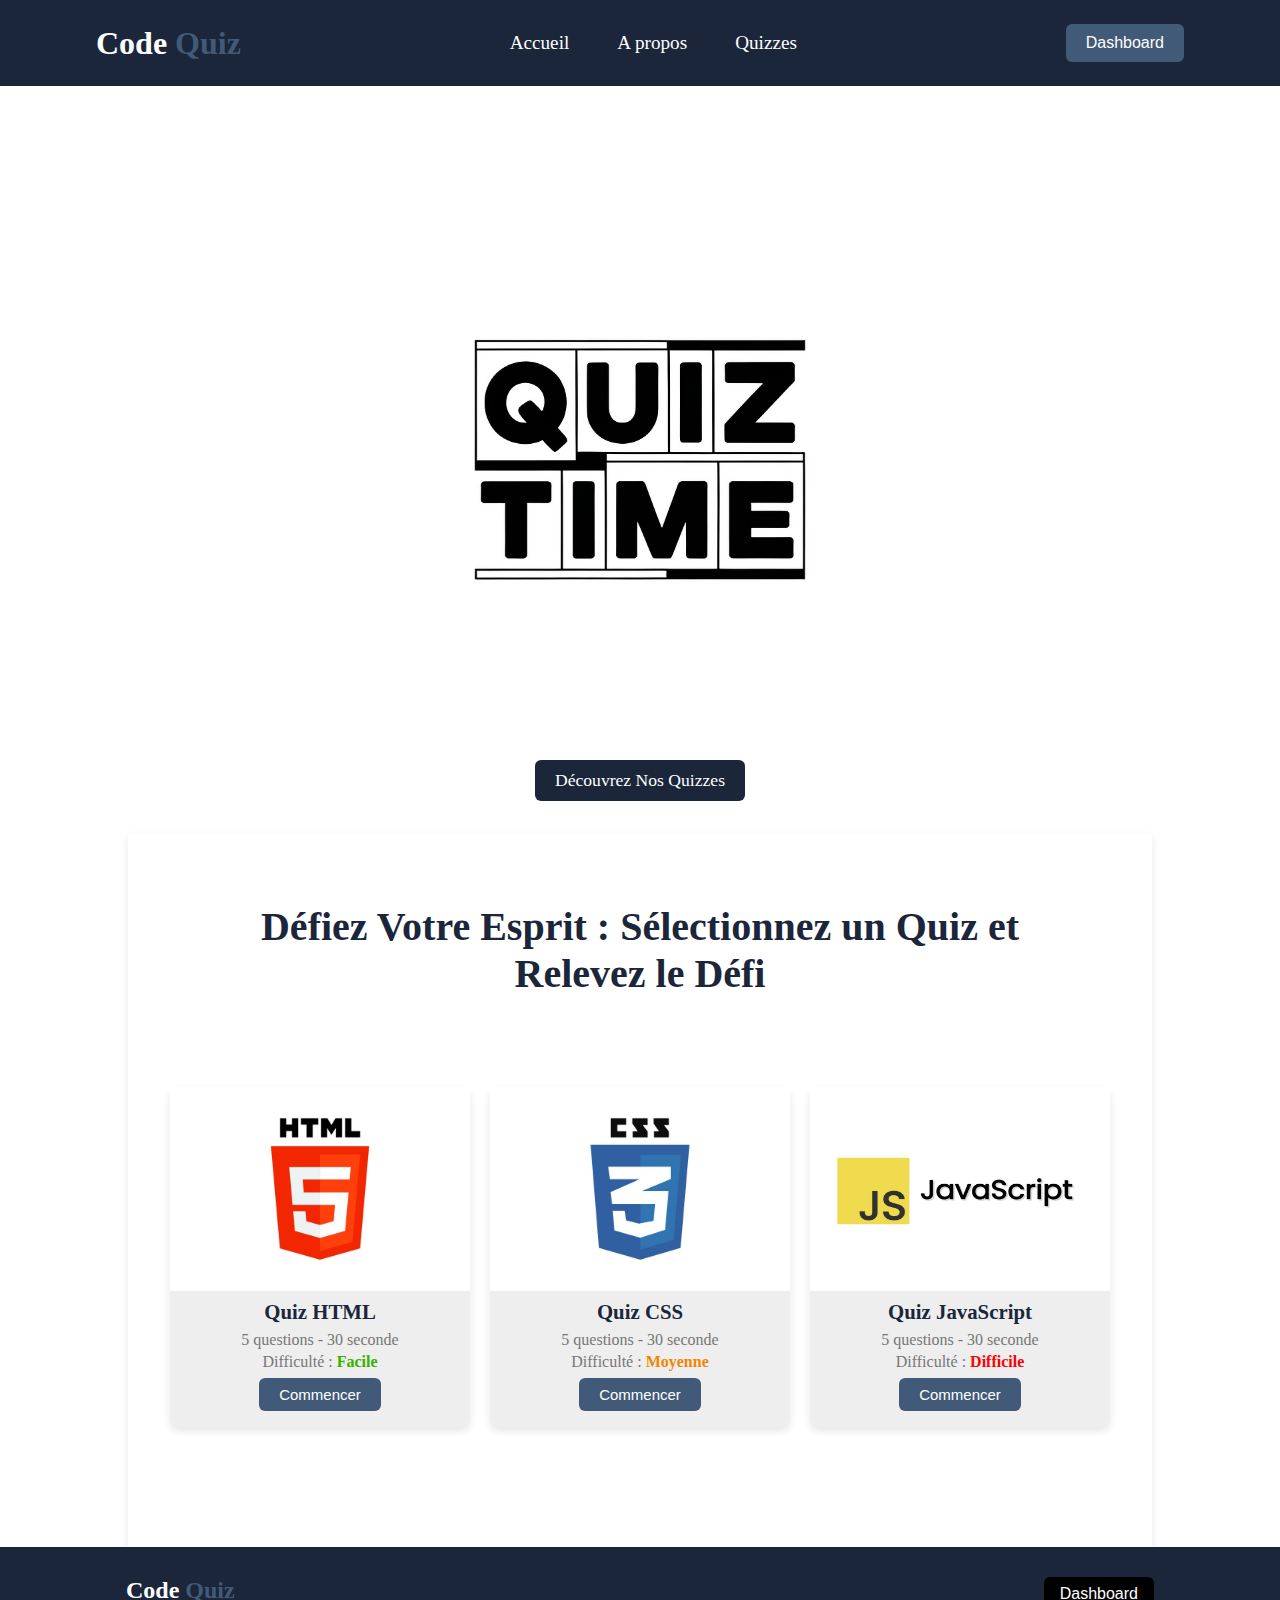
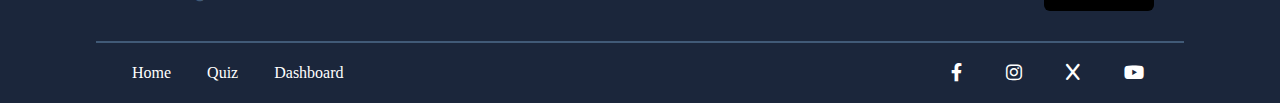
<file: index.html>
<!DOCTYPE html>
<html lang="fr">
<head>
    <meta charset="UTF-8">
    <meta name="viewport" content="width=device-width, initial-scale=1.0">
    <link rel="stylesheet" href="style.css">
    <link rel="stylesheet" href="https://cdnjs.cloudflare.com/ajax/libs/font-awesome/6.0.0-beta3/css/all.min.css"/>

    <title>Quiz App - Accueil</title>
</head>
<body>

<header>
    <div class="container-nav">
        <div class="logo">Code <span>Quiz</span></div>
        <div class="navbar-menu">
            <a href="#home">Accueil</a> 
            <a href="#about">A propos</a>
            <a href="quiz.html">Quizzes</a>
        </div>
        <button class="navbar-button">Dashboard</button>
    </div>

</header>

<section class="hero">
 <div class="container-hero">
    <a href="#quiz" class="hero-button" >Découvrez Nos Quizzes</a>
 </div> 
</section>

<!-- -------------- page 2 quiz list ---------------- -->

<section class="quiz-homePage" id="quiz">
 
    <div class="titre">
        <p>Défiez Votre Esprit : Sélectionnez un Quiz et Relevez le Défi </p>  
    </div>

    <!-- ------------------- list cards -------------------- -->
     <div class="quiz-home-container">
        <div class="quiz-card" >
            <img src="/images/html.jpeg" alt="">
            <h3>Quiz HTML</h3>
            <p>5 questions - 30 seconde</p>
            <p class="level">Difficulté : <span id="Facile">Facile</span></p>
            <button class="startBtn">Commencer</button>
        </div>
        <div class="quiz-card">
            <img src="/images/css.jpeg" alt="">
            <h3>Quiz CSS</h3>
            <p>5 questions - 30 seconde</p> 
            <p class="level">Difficulté : <span id="Moyenne">Moyenne</span></p>
            <button class="startBtn">Commencer</button>
        </div>
        <div class="quiz-card">
            <img src="/images/js.jpeg" alt="">
            <h3>Quiz JavaScript</h3>
            <p>5 questions - 30 seconde</p>
           <p class="level">Difficulté : <span id="Difficile"> Difficile</span></p>
           <button class="startBtn">Commencer</button>
        </div>
     </div>
   
 
</section>



 <!----------------------------------------------- Footer Section -->
 <footer>
    <div class="footer-container">
        <div class="part-1">
            <h5>Code <span>Quiz</span></h5>
            <button id="dashboard">Dashboard</button>
        </div>
        <!-- ------------------------------------------------ -->
        <div class="part-2">
                <div class="sub-nav">
                    <a href="#">Home</a>
                    <a href="#">Quiz</a>
                    <a href="#">Dashboard</a>    
                </div>

                <div class="social-icons">
                    <a href="https://www.facebook.com" target="_blank"><i class="fab fa-facebook-f"></i></a>
                    <a href="https://www.instagram.com" target="_blank"><i class="fab fa-instagram"></i></a>
                    <a href="https://www.x.com"><i class="fa-solid fa-x"></i></a>
                    <a href="https://www.youtube.com" target="_blank"><i class="fab fa-youtube"></i></a>
                </div>
                
        </div>
    <!-- ------------------------------------------------------- -->
</div>
</footer>
<script src="data.js"></script>
<script src="index.js"></script>
</body>
</html>
</file>
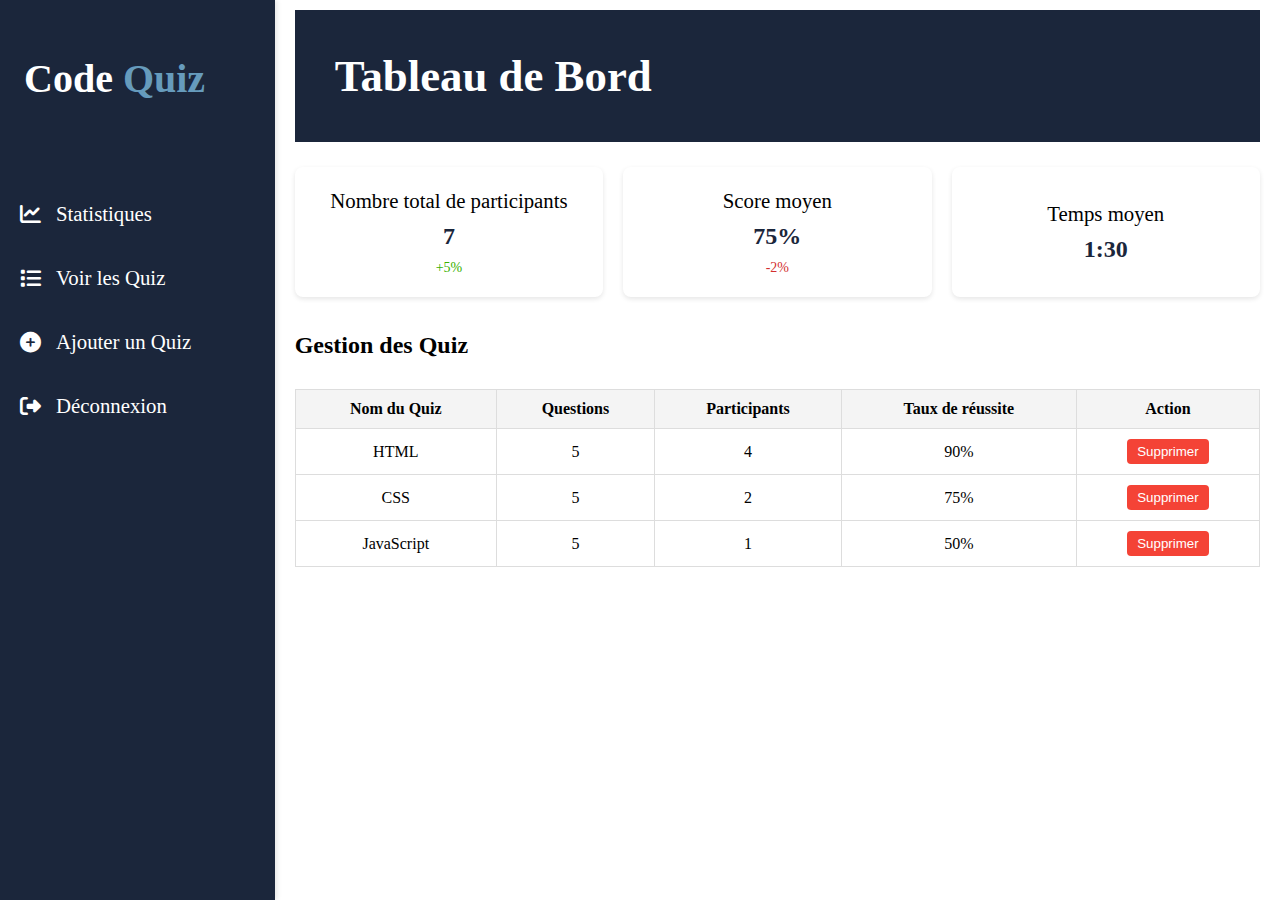
<file: dashboard.html>
<!DOCTYPE html>
<html lang="en">
  <head>
    <meta charset="UTF-8" />
    <meta name="viewport" content="width=device-width, initial-scale=1.0" />
    <title>Quiz Dashboard</title>
    <link rel="stylesheet" href="style.css" />
    <link
      rel="stylesheet"
      href="https://cdnjs.cloudflare.com/ajax/libs/font-awesome/6.5.0/css/all.min.css" />
  </head>
  <body>
    <div class="dashboard">
      <aside class="sidebar">
        <div
          class="logo"
          style="margin-left: 24px; margin-top: 55px; font-size: 2.5rem">
          Code <span style="color: #669bbc">Quiz</span>
        </div>

        <ul class="menu">
          <li id="statistiqueBtn">
            <i class="fa-solid fa-chart-line"></i> Statistiques
          </li>
          <li id="voirQuiz"><i class="fa-solid fa-list"></i> Voir les Quiz</li>
          <li id="AddQuiz">
            <i class="fa-solid fa-plus-circle"></i> Ajouter un Quiz
          </li>
          <li id="home">
            <i class="fa-solid fa-sign-out-alt"></i> Déconnexion
          </li>
        </ul>
      </aside>

      <!-- Contenu principal -->
      <div class="main">
        <div class="title">
          <h1>Tableau de Bord</h1>
        </div>

        <main id="content-contrainer">
          <!-- ---------------------------------------- form quiz card to add -->
          <!-- <form id="addQuizForm"> -->
          <div class="addQuiz-form">
            <div class="input-container">
              <label for="quiz-Title">Titre de Quiz</label>
              <input
                type="text"
                id="quiz-Title"
                placeholder="Entrez le titre du quiz"
                required />
            </div>

            <div class="input-container">
              <label for="quizDifficulty">Difficulté</label>
              <input
                type="text"
                id="quizDifficulty"
                placeholder="Facile, Moyenne, Difficile"
                required />
            </div>

            <div class="input-container">
              <label for="quizQuestions">Nombre de Questions</label>
              <input
                type="number"
                id="quizQuestions"
                placeholder="Entrez le nombre de questions"
                required />
            </div>

            <div class="input-container">
              <label for="quizDuration">Durée</label>
              <input
                type="number"
                id="quizDuration"
                placeholder="Durée en secondes"
                required />
            </div>

            <div class="input-container">
              <label for="quizCategory">Catégorie</label>
              <input
                type="text"
                id="quizCategory"
                placeholder="Entrez la catégorie"
                required />
            </div>

            <div class="button">
              <button type="submit" id="addQuizBtn">Ajouter le Quiz</button>
            </div>
          </div>
          <!-- -------------------- Box model to add question -->
          <div class="endQuizBoxModul" id="displayBoxModul">
            <h2>Le Quiz est ajouté avec succès !</h2>
            <input
              type="number"
              placeholder="Entrer le nombre des questions  "
              id="inputNbrQuestions"
              style="width: 60%; padding: 10px 12px; margin: 10px" />
            <div class="button">
              <button onclick="PassToAddQuestion()">
                Ajouter les Questions
              </button>
            </div>
          </div>

          <!-- </form> -->
          <!-- --------------------------------------- From questions -->
          <div class="quiz-form-container" id="questionsForm">
            <div class="input-container">
              <label for="questionText">Question:</label>
              <input
                type="text"
                id="questionText"
                placeholder="Entrez la question" />
            </div>

            <div class="input-container">
              <label for="quizType">Type de Question:</label>
              <select id="quizType" onchange="ChoiceQuestionType()">
                <option value="mcq">Choix Multiple</option>
                <option value="boolean">Vrai / Faux</option>
                <option value="text">Texte</option>
              </select>
            </div>

            <div class="input-container">
              <div id="mcqOptions">
                <label>Options:</label>
                <input type="text" id="option1" placeholder="Option 1" />
                <input type="text" id="option2" placeholder="Option 2" />
                <input type="text" id="option3" placeholder="Option 3" />
                <input type="text" id="option4" placeholder="Option 4" />
                <div>
                  <label>Réponse correcte:</label>
                  <input
                    type="text"
                    placeholder="Entrez indice de bonne réponse"
                    id="correctAnswer" />
                </div>
              </div>

              <div id="booleanOptions" style="display: none">
                <label>Réponse correcte:</label>
                <select id="booleanAnswer">
                  <option value="vrai">Vrai</option>
                  <option value="faux">Faux</option>
                </select>
              </div>

              <div id="textAnswer" style="display: none">
                <label>Réponse correcte:</label>
                <input
                  type="text"
                  id="correctTextAnswer"
                  placeholder="Entrez la réponse correcte"
                  id="correctAnswer" />
              </div>
            </div>

            <div class="input-container">
              <label for="explanation">Explication:</label>
              <input
                type="text"
                id="explanation"
                placeholder="Explication de la réponse" />
            </div>

            <div
              style="
                display: flex;
                flex-direction: column;
                align-items: center;
                gap: 10px;
              ">
              <button onclick="addQuestion()" id="addQuestionBtn">
                Ajouter la Question
              </button>
              <p id="progressMessage" style="color: gray"></p>
            </div>
          </div>

          <section class="statistiques" id="displayStatistique">
            <div class="stat-card">
              <p>Nombre total de participants</p>
              <h3>7</h3>
              <span class="stat-change positive">+5%</span>
            </div>
            <div class="stat-card">
              <p>Score moyen</p>
              <h3>75%</h3>
              <span class="stat-change negative">-2%</span>
            </div>
            <div class="stat-card">
              <p>Temps moyen</p>
              <h3>1:30</h3>
            </div>
          </section>

          <section class="quiz-management" id="displayQuizManagement">
            <h2>Gestion des Quiz</h2>
            <table>
              <thead>
                <tr>
                  <th>Nom du Quiz</th>
                  <th>Questions</th>
                  <th>Participants</th>
                  <th>Taux de réussite</th>
                  <th>Action</th>
                </tr>
              </thead>
              <tbody>
                <tr>
                  <td>HTML</td>
                  <td>5</td>
                  <td>4</td>
                  <td>90%</td>
                  <td>
                    <button class="btn delete-btn">Supprimer</button>
                  </td>
                </tr>
                <tr>
                  <td>CSS</td>
                  <td>5</td>
                  <td>2</td>
                  <td>75%</td>
                  <td>
                    <button class="btn delete-btn">Supprimer</button>
                  </td>
                </tr>
                <tr>
                  <td>JavaScript</td>
                  <td>5</td>
                  <td>1</td>
                  <td>50%</td>
                  <td>
                    <button class="btn delete-btn">Supprimer</button>
                  </td>
                </tr>
              </tbody>
            </table>
          </section>
          <div class="main-container"></div>
        </main>
      </div>
    </div>

    <script src="dashbord.js"></script>
  </body>
</html>
</file>
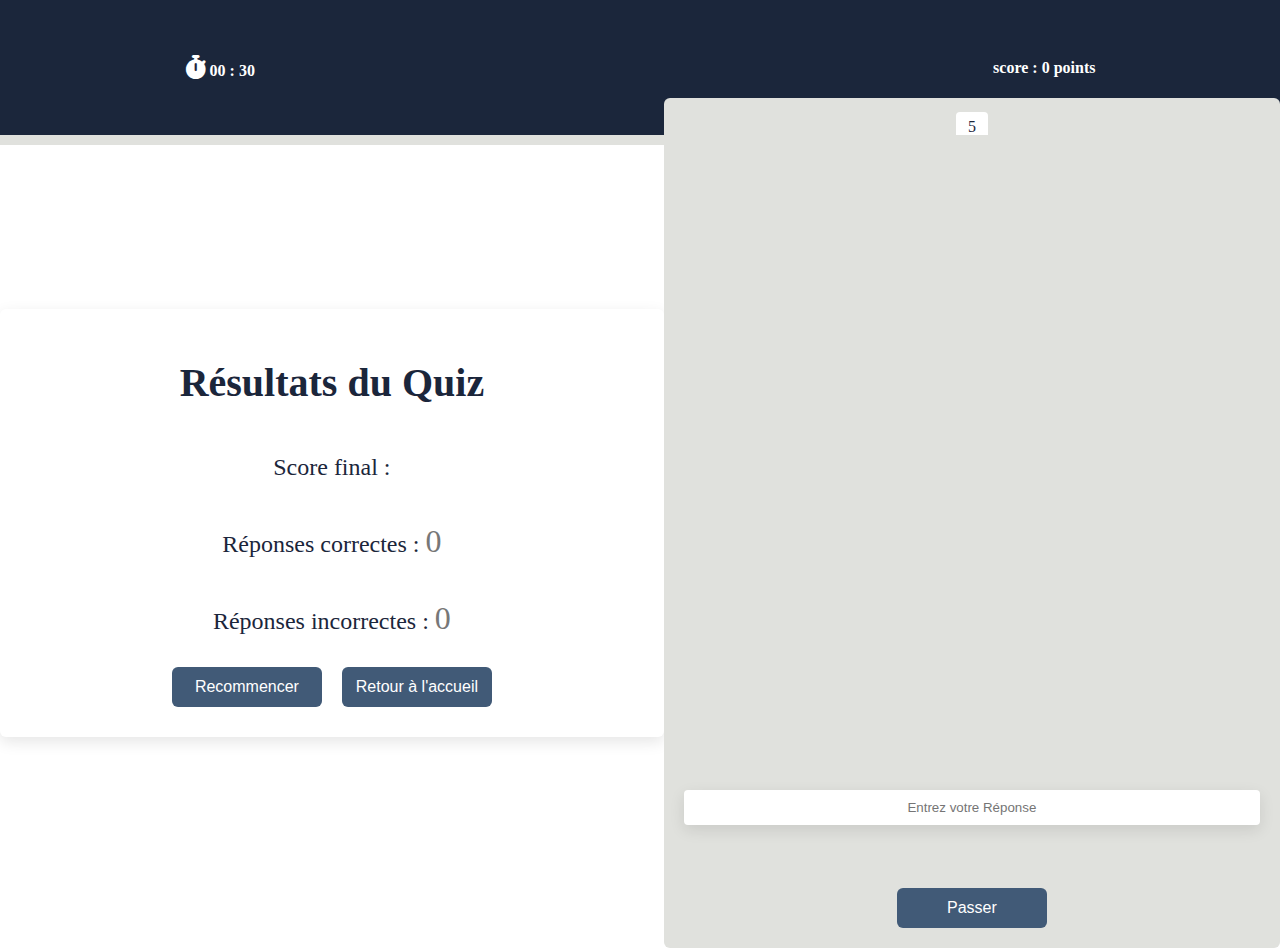
<file: quiz.html>
<!DOCTYPE html>
<html lang="en">
<head>
    <meta charset="UTF-8">
    <meta name="viewport" content="width=device-width, initial-scale=1.0">  
    <link rel="stylesheet" href="style.css">
    <link href="https://cdnjs.cloudflare.com/ajax/libs/font-awesome/6.5.0/css/all.min.css" rel="stylesheet">
    <title>Start - Quiz</title>
</head>
<body>

        <header class="quizHeader">
          <div class="eleHeader"><i class="fa-solid fa-stopwatch" style="font-size: 1.5rem;"></i>&nbsp;<span id="delai">00 : 30</span></div>
          <div class="eleHeader"><span id="QuestionNbr"></span></div>
          <div class="eleHeader">score :<span id="score"> 0 </span>points</div>
          
        </header>

        <div class="progressLine">
          <div class="progressCount"></div>
        </div>
         <!-- ------------------- Type Multple choice ----------------- -->
          <main class="quizContainer">   
            <!-- quiz box perent -->
            </div>
            <div class="endQuizBoxModul">
                <h2>Résultats du Quiz</h2>
                <p>Score final : <span id="afficheScore"></span></p>
                <p>Réponses correctes : <span id="correctResponce">0</span></p>
                <p>Réponses incorrectes : <span id="incorrectResponce">0</span></p>


                <div class="button">
                  <button onclick="restartQuiz()">Recommencer</button>
                  <button onclick="backHome()">Retour à l'accueil</button>
                </div>
            </div>
              <div class="quizBox">
                <div id="timerBox">
                <span id="timer">5</span>
                </div> 
                  <div class="exp"></div>
                  <div><h1  id="quizTitle"></h1></div>
                   <!-- ----------------------------- -->
                  <div class="optionsBox" id="mcq">
                    <button class="op"></button>
                    <button class="op"></button>
                    <button class="op"></button>
                    <button class="op"></button>
                  </div>
                   <!-- ------------------- Type boolean ----------------- -->
                  <div class="optionsBox" id="boolean">
                    <button class="booleanOp btnMgTp"></button>
                    <button class="booleanOp"></button>
                  </div>
                     <!-- ------------------- Type text  ----------------- -->  
                  <div class="optionsBox"  id="text">
                    <input id="input"  type="text" placeholder="Entrez votre Réponse">
                  </div>
                    <button class="quizBtn" onclick="next()">Passer</button>
              </div>
              
 
          </main>
      <script src="quiz.js"></script>
</body>
</html>
</file>
<file: style.css>
* {
    margin: 0;
    padding: 0;
    box-sizing: border-box;
    list-style: none;
    text-decoration: none;
}
:root {
    --main-color: #1b263b;
    --seconde-color: #415a77;
    --third-color:#e0e1dd;
    --black-color: #000000;
    --white-color:#ffffff;
  }
/* -------------------------------------------- Header */
header{
    width: 100vw;
    background-color: var(--main-color);
}
.container-nav{
    width: 85%;
    display: flex;
    justify-content: space-between;
    align-items: center;
    color: #FFF;
    margin-inline: auto;
    padding: 1.5rem 0;
}
.logo {
    font-size: 2rem;
    font-weight: 900;
    color: #fff;
}
.logo span {
    color: var(--seconde-color);
}
.navbar-menu {
    display: flex;
    gap: 3rem;
}
.navbar-menu a {
    color: white;
    text-decoration: none;
    font-size: 1.2rem;
    transition: color 0.3s;
}
.navbar-menu a:hover {
    color: var(--seconde-color); 
}
.navbar-button {
    background-color: var(--seconde-color); 
    color: #FFF;
    padding: 10px 20px;
    border: none;
    border-radius: 6px;
    cursor: pointer;
    font-size: 1rem;
    transition: background-color 0.3s;
}
.navbar-button:hover {
    background-color: var(--white-color);
    color: var(--main-color);
}

/* ------------------------------------------------Hero Section */
.hero {
   width: 100vw;
   background-image: url('/images/bg.jpg');
   background-size: contain;
   background-repeat: no-repeat;
   background-position: center;
}
.container-hero{
    height:83vh;
    width: 85%;
    display: flex;
    flex-direction: column;
    justify-content: flex-end;
    align-items: center;
    text-align: center;
    margin-inline: auto;
    padding: 2rem 0;
    color: #000;
}
.hero .hero-button {
    background-color: var(--main-color) ;
    color: #fff;
    padding: 10px 20px;
    font-size: 1.1em;
    border: none;
    border-radius: 6px;
    cursor: pointer;
    transition: background-color 0.3s;
}
.hero .hero-button:hover {
    background-color: var(--seconde-color);
 
}
/* ------------------------------------- cart quiz home */
.quiz-homePage{
    width: 80vw;
    margin-inline: auto;
    display: flex;
    flex-wrap: wrap;
    justify-content: center;
    gap: 20px;
    padding: 50px 0;
    box-shadow: 0 4px 8px rgba(0, 0, 0, 0.1);
}
.quiz-homePage .titre{
    display: flex;
    flex-direction: column;
    width: 100%;
    text-align: center;
}

.quiz-homePage p{
    font-size: 2.5em;
    font-weight: 800;
    padding: 20px 0;
    width: 80%;
    margin-inline: auto;
    color: var(--main-color);
}
.quiz-home-container{
    width: 80vw;
    margin-inline: auto;
    display: flex;
    flex-wrap: wrap;
    justify-content: center;
    gap: 20px;
    padding: 50px 0;
}
.quiz-card {
    background-color:#eee;
    border-radius: 8px;
    box-shadow: 0 4px 8px rgba(0, 0, 0, 0.1);
    width: 300px;
    height: 340px;
    margin-bottom: 20px;
    text-align: center;
    transition: transform 0.5s, box-shadow 0.3s;
}

.quiz-card img{
    width: 100%;
    height: 60%;
    object-fit: fit-content;
}
.quiz-card:hover {
    transform: translateY(-10px);
    box-shadow: 0 6px 12px rgba(0, 0, 0, 0.2);
}
.quiz-card h3 {
    font-size: 1.3em;
    padding: 5px;
    color: var(--main-color);
}
.quiz-card p {
    font-size: 1em;
    font-weight: 500;
    padding: 2px;
    color: #777;
}
.quiz-card p #Facile{
    color: #38b000;
    font-weight: 800;
}
.quiz-card p #Moyenne{
    color: #f18701;
    font-weight: 800;
}
.quiz-card p #Difficile{
    color: red;
    font-weight: 800;
}
.startBtn {
    background-color: var(--seconde-color);
    color: white;
    padding: 8px 20px;
    margin: 5px 0;
    border: none;
    border-radius: 6px;
    cursor: pointer;
    font-size: 15px;
}
.startBtn:hover {
    background-color: var(--main-color);
}

/* -----------------footer ------------------ */

footer{
    background-color: var(--main-color);
}
.footer-container {
    width: 85%;
    margin: 0 auto;
   
} 
.footer-container .part-1 {
    display: flex;
    justify-content: space-between;
    padding: 30px;
    border-bottom: 2px solid var(--seconde-color);
}
/* ----------------- footer part 1 */
.part-1 h5 {
    font-size: 1.5em;
    color: #fff;
}
.part-1 h5 span{
    color: var(--seconde-color);
}
.part-1 button{
    padding: 8px 16px;
    font-size: 1rem;
    border: none;
    border-radius: 6px;
    color:#fff;
    background-color: var(--black-color);
}
.part-1 button:hover{
    cursor: pointer;   
    background-color: var(--seconde-color);
    box-shadow: 0 2px 10px ;
    transform: translateY(-2px);
    transition: transform 0.3s ease;
}
/* ----------------- footer part 2 */
.part-2 {
    display: flex;
    justify-content: space-between;
    align-items: center;
    padding: 20px;
}

.part-2 .sub-nav a {
    text-decoration: none;
    color:#fff;
    font-size: 1em;
    padding: 0 1em;
    transition: color 0.3s;
}
.part-2 .sub-nav a:hover{
    color: var(--seconde-color); 
    filter: drop-shadow(1px 1px 20px #fff);
}

.social-icons a {
    margin: 0 20px;
}

.social-icons a i {
    font-size: 18px; 
    color: #fff;
    transition: 0.3s ease;
}

.social-icons a:hover i {
    color: var(--seconde-color); 
    filter: drop-shadow(1px 1px 20px #fff);
    transform: scale(1.2); 
}

@media screen  and (max-width: 800px){

    .container-nav .logo {
        font-size: 1.2rem;
    }
    .navbar-menu {
        gap: 2rem;
    }
    .navbar-menu a {
        font-size: 1rem;

    }
    .navbar-button {
        padding: 8px 16px;
        font-size: 0.8em;
    }
    .hero .hero-button {
        padding: 9px 18px;
        font-size: 1em;
    }
    .quiz-homePage p{
        font-size: 2.2em;
    }
  
}

@media screen  and (max-width: 950px){
    .container-nav .logo {
        font-size: 1.3rem;
    }
  
    .navbar-menu a {
        font-size: 1.1rem;

    }
    .navbar-button {
        padding: 9px 18px;
        font-size: 0.8em;
    }
    .quiz-homePage p{
        font-size: 2.2em;
    }
      /* ------------------------les cards ---------------- */
      .quiz-card h3 {
        font-size: 1.2em;
        padding: 8px 0;
    }
    .quiz-card p {
        font-size: 0.9em;
        padding: 3px;
    }
    .startBtn {
        padding: 6px 18px;
        font-size: 14px;
    }

    /* --------------------------footer  */
    
    .part-1 h5 {
        font-size: 1.2em;
    }
    .part-1 button{
        padding: 7px 15px;
        font-size: 0.9em;
    }
    .part-2 .sub-nav a {
        font-size: 0.9em;
    }
    
    .social-icons a {
        margin: 0 16px;
    }
    
    .social-icons a i {
        font-size: 16px; 
    }
    
}

@media screen  and (max-width: 770px){
    .container-nav .logo {
        font-size: 1.2rem;
        font-weight: 900;
        color: #fff;
    }
  
    .navbar-menu a {
        display: none;
    }
    .navbar-button {
        padding: 7px 14px;
        font-size: 0.8em;
    }
    .hero .hero-button {
        padding: 7px 15px;
        font-size: 0.8em;
    }
    

}
@media screen  and (max-width: 555px){
    .quiz-homePage p{
        font-size: 2em;
    }
    .quiz-card h3 {
        font-size: 1.2em;
        padding: 8px 0;
    }
    .quiz-card p {
        font-size: 1em;
        padding: 3px;
    }
    .startBtn {
        padding: 6px 16px;
        font-size: 14px;
    }
    /* ---------------footer ---------- */
    .part-1 h5 {
        font-size: 1em;
    }
    .part-1 button{
        padding: 6px 12px;
        font-size: 0.8em;
    }
    .part-2 .sub-nav a {
        font-size: 0.8em;
    }
    
    .social-icons a {
        margin: 0 15px;
    }
    
    .social-icons a i {
        font-size: 15px; 
    }
    .part-2 {
        display: flex;
        flex-direction: column;
        gap: 10px;
        padding: 16px;
    }

}



/* ------- quiz  */

.quizHeader{
    width: 100vw;
    height: 15vh;
    background-color:var(--main-color);
    font-weight: 900;
    color: #fff;
    display: flex;
    justify-content: space-around;
    align-items: center;
}
/* -------------------------- Progress count ------------------------- */
.progressLine{
    height: 10px;
    background: var(--third-color);
    position: relative;
}
.progressCount{
    position: absolute;
    height: 10px;
    width: 0;
    background-color: var(--seconde-color);
}
/* --------------------------- Quiz container (hero) ------------------ */
.quizContainer{
    height: calc(85vh - 10px) ;
    display: flex;
    justify-content: center;
    align-items: center;
}
/* --------------------------- Quiz Box ------------------------- */
.quizBox{
    width: 75%;
    color: #000;
    padding: 20px;
    text-align: center;
    background-color: var(--third-color);
    border-radius: 6px;
}
/* --------------------------- Title --------------------------- */
#quizTitle{
    color: var(--main-color);
    padding: 30px 0;
    height: 110px;
    margin-bottom: 20px;
}
/* -------------------------- Options --------------------------- */
.optionsBox{
    height: 200px;
    display: flex;
    flex-direction: column;
    justify-content: center;
}
.optionsBox .op{
    width: 100%;
    margin-bottom: 10px;
    line-height: 40px;
    background-color: var(--white-color);
    text-align: center;
    cursor: pointer;
    border-radius: 4px;
    border: none;
}
.optionsBox .op:hover{
    background-color: #eee;
}
/* ------------------------ Button to pass ---------------------- */
.quizBtn{
    width: 150px;
    height: 40px;
    margin-top: 10px;
    background-color: var(--seconde-color);
    color: #fff;
    border: none;
    border-radius: 6px;
    font-size: 1em;
}
.quizBtn:hover{
    background-color: var(--main-color);
    cursor: pointer;
}
.exp{
    height: 120px;
    width: calc(75% - 40px);
    background-color: #fff;
    box-shadow: 0 5px 15px rgba(0, 0, 0, 0.1);
    color: var(--main-color);
    position: absolute;
    display: none;
    line-height: 120px;
    font-size: 1.2em;
}
#input {
    width: 100%;
    padding: 10px;
    margin-top: 60px;
    text-align: center;
    border-radius: 4px;
    border: none;
    box-shadow: 0 5px 15px rgba(0, 0, 0, 0.1);
}
#input:focus{
    outline: none;  
}

.booleanOp{
    width: 100%;
    margin-bottom: 10px;
    line-height: 40px;
    background-color: var(--white-color);
    text-align: center;
    cursor: pointer;
    border-radius: 4px;
    border: none;
}
.booleanOp:hover{
    background-color: #eee;
}
.btnMgTp{
    margin-top: 50px;
}

.endQuizBoxModul{
    width: 80%;
    display: flex;
    justify-content: center;
    flex-direction: column;
    align-items: center;
    text-align: center;
    background-color: #fff;
    box-shadow: 0 5px 15px rgba(0, 0, 0, 0.1);
    border-radius: 6px;
    padding: 30px;
}

.endQuizBoxModul h2{
    font-size: 2.5rem;
    padding: 20px;
    color: #1b263b;
}
.endQuizBoxModul p{
    font-size: 1.5rem;
    padding: 20px;
    color: #1b263b;
}
.endQuizBoxModul p span{
    color: #777;
    font-size: 2rem;
}
.endQuizBoxModul .button{
    display: flex;
    justify-content: center;
    align-items: center;
    gap: 20px;
}
.endQuizBoxModul .button button{
    min-width: 150px;
    max-width: 200px;
    height: 40px;
    padding: 10px;
    margin-top: 10px;
    background-color: var(--seconde-color);
    color: #fff;
    border: none;
    border-radius: 6px;
    font-size: 1em;
}
.endQuizBoxModul button:hover{
    background-color: var(--main-color);
    cursor: pointer;
}

.dashboard {
    display: flex;
  }
  
  .sidebar {
    width: 280px;
    background-color: var(--main-color);
    color: #fff;
    min-height: 100vh;
    box-shadow: 2px 0 5px rgba(0, 0, 0, 0.1);
  }
  
  
  .menu {
    list-style: none;
    text-align: center;
    margin-top: 80px;
  }
  
  .menu li {
    padding: 15px 20px;
    display: flex;
    align-items: center;
    cursor: pointer;
    font-size: 1.3rem;
    padding: 20px;
  }
  
  .menu li i {
    margin-right: 15px;
  }
  
  .menu li:hover {
    background-color: var(--seconde-color);
  }
  
  /* Main Content */
  .main {
    display: flex;
    flex-direction: column;
    padding: 10px 20px 20px 20px;
    width: 80vw;
  }
  .main .title{
   padding: 40px;
   background-color: var(--main-color);
   color: #fff;
 
  }
  .main .title{
    font-size: 1.4rem;
    margin-bottom: 20px;
    font-weight: 800;
  }



  /* -----------------------------------Statistiques box cards */
  .statistiques {
    display: flex;
    justify-content: center;
    align-items: center;
    height: 140px;
    gap: 20px;
    margin-bottom: 30px;
  }
  
  .stat-card {
    background-color: #fff;
    width: 100%;
    height: 130px;
    border-radius: 0.5em;
    padding:1.5em;
    box-shadow: 0 2px 5px rgba(0, 0, 0, 0.1);
    display: flex;
    flex-direction: column;
    justify-content: center;
    gap: 10px;
    align-items: center;
    color: var(--main-color);
  }
  .stat-card p{
    color: var(--black-color);
    font-size: 1.3em;
  }
  .stat-card h3 {
    font-size: 1.5em;
  }
  .stat-card:hover{
    color:#669bbc;
  }
  .stat-change {
    font-size: 14px;
  }
  .positive{
    color: #38b000;
  }
  .negative{
    color: #d32f2f;
  }
 
  /* ------------------------------------------  end statistique box*/
  
  /* ----------------------------Gestion des Quiz : show table quiz added and delete posibility */
  .quiz-management table {
    width: 100%;
    border-collapse: collapse;
    margin-top: 30px;
  }

  .quiz-management th, 
  .quiz-management td {
    padding: 10px;
    border: 1px solid #ddd;
    text-align: center;
  }
  
  .quiz-management th {
    background-color: #f4f4f4;
  }
  
  .quiz-management .btn {
    padding: 5px 10px;
    border: none;
    border-radius: 4px;
    cursor: pointer;
  }
  
  
  .delete-btn {
    background-color: #f44336;
    color: #fff;
  }
  
  
  .delete-btn:hover {
    background-color: #d32f2f;
  }

  .addQuiz-form {
    width: 400px;
    margin: 0 auto;
    padding: 25px 20px 10px 20px;
    border-radius: 10px;
    background-color: #e5e5e5;
    box-shadow: 0 4px 6px rgba(0, 0, 0, 0.1);
    display: none;
  }
  
  .input-container {
    margin-bottom: 15px;
    border-radius: 4px;
  }
  
  .input-container label {
    font-weight: 600;
    color: var(--main-color);
  }
  
  .input-container input {
    width: 100%;
    margin: 2px  auto;
    padding: 10px 12px;
    border: none;
    border-radius: 4px;
  }
  .button{
    display: flex;
    justify-content: center;
    align-items: center;
  }
  
  #addQuizBtn {
    width: 150px;
    padding: 10px;
    font-size: 0.9em;
    color: #fff;
    background-color: var(--main-color);
    border: none;
    border-radius: 4px;
    margin: 0  auto;
  }
  
  #addQuizBtn:hover {
    background-color: #669bbc;
    cursor: pointer;
  }
  

#addQuizForm{
    display: flex;
    justify-content: center;
    align-items: center;
}
#displayBoxModul{
    display: none;
}
#questionsForm{
    display: none;
}
#displayBoxModul{
    display: none;
}
.quiz-form-container{
    width: 400px;
    margin: 0 auto;
    padding: 25px 20px 10px 20px;
    border-radius: 10px;
    background-color: #e5e5e5;
    box-shadow: 0 4px 6px rgba(0, 0, 0, 0.1);
    display: none;
}
#addQuestionBtn{
    width: 150px;
    padding: 10px;
    font-size: 0.9em;
    color: #fff;
    background-color: var(--main-color);
    border: none;
    border-radius: 4px;
    margin: 0  auto;
}
#quizType{
    width: 100%;
    padding: 8px;
    border-radius: 4px;
    background-color: #e5e5e5;
    border: 1px solid var(--main-color);
    margin-top: 5px;
}

#booleanAnswer{
    width: 100%;
    padding: 8px;
    border-radius: 4px;
    background-color: #e5e5e5;
    border: 1px solid var(--main-color);
    margin-top: 5px;
}
#timerBox{
  height: 30px;
  text-align: center;
  color: #1b263b;
}
#timer{
  background: #fff;
  padding: 6px 12px;
  border-radius: 4px;
}
</file>
